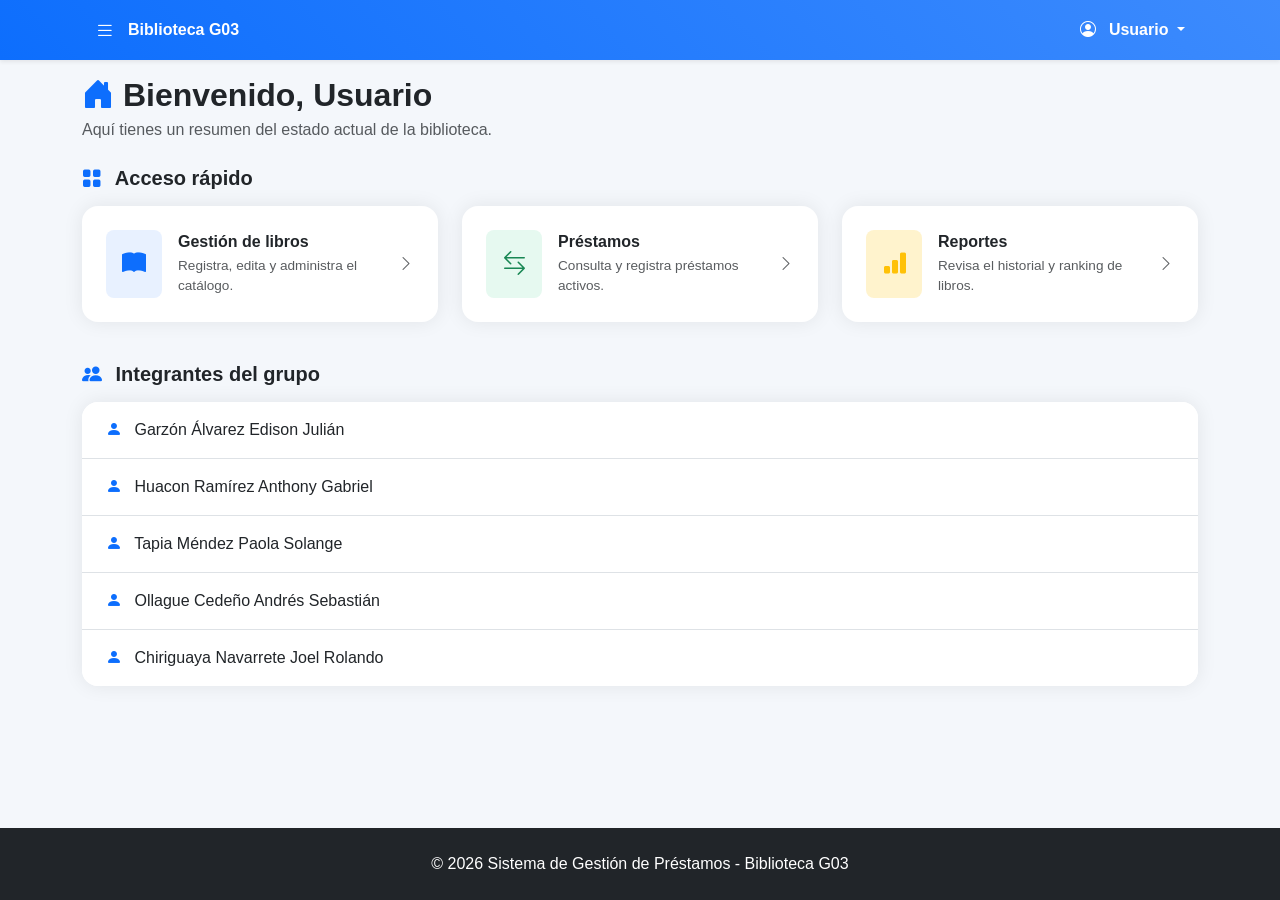
<file: public/index.html>
<!doctype html>
<html lang="es">
  <head>
    <meta charset="UTF-8" />

    <meta name="viewport" content="width=device-width, initial-scale=1.0" />

    <title>Biblioteca G03 - Inicio</title>

    <!-- Bootstrap -->
    <link
      href="https://cdn.jsdelivr.net/npm/bootstrap@5.3.3/dist/css/bootstrap.min.css"
      rel="stylesheet"
    />

    <!-- Bootstrap icons -->
    <link
      rel="stylesheet"
      href="https://cdn.jsdelivr.net/npm/bootstrap-icons@1.11.3/font/bootstrap-icons.css"
    />

    <link rel="stylesheet" href="css/estilo.css" />
  </head>

  <body class="d-flex flex-column">
    <!-- HEADER -->
    <header
      class="navbar bg-primary align-items-center px-3 shadow-sm mb-3 sticky-top"
    >
      <div class="container">
        <div class="d-flex align-items-center">
          <button
            class="btn text-white fs-5"
            data-bs-toggle="offcanvas"
            data-bs-target="#sidebarMenu"
          >
            <i class="bi bi-list"></i>
          </button>

          <h6 class="fw-bold text-white mb-0">Biblioteca G03</h6>
        </div>

        <div class="dropdown">
          <button
            class="btn dropdown-toggle align-items-center text-white"
            data-bs-toggle="dropdown"
          >
            <i class="bi bi-person-circle me-2"></i>

            <span id="username" class="fw-bold"> Usuario </span>
          </button>

          <ul class="dropdown-menu dropdown-menu-end">
            <li>
              <a class="dropdown-item" href="perfil.html"> Mi Perfil </a>
            </li>

            <li>
              <a class="dropdown-item text-danger fw-bold" href="login.html">
                <i class="bi bi-box-arrow-right me-1"></i>

                Cerrar sesión
              </a>
            </li>
          </ul>
        </div>
      </div>
    </header>

    <!-- CONTENIDO -->
    <div class="principal container mb-5">
      <!-- BIENVENIDA -->
      <div class="mb-4">
        <h2 class="fw-bold mb-1">
          <i class="bi bi-house-door-fill text-primary"></i>

          Bienvenido, <span id="nombreBienvenida">Usuario</span>
        </h2>

        <p class="text-muted mb-0">
          Aquí tienes un resumen del estado actual de la biblioteca.
        </p>
      </div>

      <!-- ACCESO RÁPIDO -->
      <div class="mb-4">
        <h5 class="fw-bold mb-3">
          <i class="bi bi-grid-fill text-primary me-2"></i>

          Acceso rápido
        </h5>

        <div class="row">
          <div class="col-md-4 mb-3">
            <a href="libros.html" class="text-decoration-none">
              <div class="card h-100 border-0 card-acceso">
                <div class="card-body d-flex align-items-center gap-3 p-4">
                  <div
                    class="rounded-3 p-3 d-flex align-items-center justify-content-center"
                    style="background-color: #e8f1ff; min-width: 56px"
                  >
                    <i class="bi bi-book-fill fs-4 text-primary"></i>
                  </div>

                  <div>
                    <h6 class="fw-bold mb-1">Gestión de libros</h6>

                    <p class="text-muted mb-0" style="font-size: 0.85rem">
                      Registra, edita y administra el catálogo.
                    </p>
                  </div>

                  <i class="bi bi-chevron-right text-muted ms-auto"></i>
                </div>
              </div>
            </a>
          </div>

          <div class="col-md-4 mb-3">
            <a href="prestamos.html" class="text-decoration-none">
              <div class="card h-100 border-0 card-acceso">
                <div class="card-body d-flex align-items-center gap-3 p-4">
                  <div
                    class="rounded-3 p-3 d-flex align-items-center justify-content-center"
                    style="background-color: #e6f9f0; min-width: 56px"
                  >
                    <i class="bi bi-arrow-left-right fs-4 text-success"></i>
                  </div>

                  <div>
                    <h6 class="fw-bold mb-1">Préstamos</h6>

                    <p class="text-muted mb-0" style="font-size: 0.85rem">
                      Consulta y registra préstamos activos.
                    </p>
                  </div>

                  <i class="bi bi-chevron-right text-muted ms-auto"></i>
                </div>
              </div>
            </a>
          </div>

          <div class="col-md-4 mb-3">
            <a href="reportes.html" class="text-decoration-none">
              <div class="card h-100 border-0 card-acceso">
                <div class="card-body d-flex align-items-center gap-3 p-4">
                  <div
                    class="rounded-3 p-3 d-flex align-items-center justify-content-center"
                    style="background-color: #fff3cd; min-width: 56px"
                  >
                    <i class="bi bi-bar-chart-fill fs-4 text-warning"></i>
                  </div>

                  <div>
                    <h6 class="fw-bold mb-1">Reportes</h6>

                    <p class="text-muted mb-0" style="font-size: 0.85rem">
                      Revisa el historial y ranking de libros.
                    </p>
                  </div>

                  <i class="bi bi-chevron-right text-muted ms-auto"></i>
                </div>
              </div>
            </a>
          </div>
        </div>
      </div>

      <!-- INTEGRANTES -->
      <div class="mb-4">
        <h5 class="fw-bold mb-3">
          <i class="bi bi-people-fill text-primary me-2"></i>

          Integrantes del grupo
        </h5>

        <div class="card border-0 card-acceso">
          <div class="card-body p-0">
            <ul class="list-group list-group-flush" style="border-radius: 16px;">
              <li class="list-group-item px-4 py-3">
                <i class="bi bi-person-fill text-primary me-2"></i>
                Garzón Álvarez Edison Julián
              </li>

              <li class="list-group-item px-4 py-3">
                <i class="bi bi-person-fill text-primary me-2"></i>
                Huacon Ramírez Anthony Gabriel
              </li>

              <li class="list-group-item px-4 py-3">
                <i class="bi bi-person-fill text-primary me-2"></i>
                Tapia Méndez Paola Solange
              </li>

              <li class="list-group-item px-4 py-3">
                <i class="bi bi-person-fill text-primary me-2"></i>
                Ollague Cedeño Andrés Sebastián
              </li>

              <li class="list-group-item px-4 py-3">
                <i class="bi bi-person-fill text-primary me-2"></i>
                Chiriguaya Navarrete Joel Rolando
              </li>
            </ul>
          </div>
        </div>
      </div>

    </div>

    <!-- FOOTER -->
    <footer class="bg-dark text-white text-center py-4 mt-auto">
      <div class="container">
        <p class="mb-0">
          &copy; 2026 Sistema de Gestión de Préstamos - Biblioteca G03
        </p>
      </div>
    </footer>

    <!-- SIDEBAR -->
    <div class="offcanvas offcanvas-start" id="sidebarMenu">
      <div class="offcanvas-header border-bottom">
        <button
          type="button"
          class="btn-close"
          data-bs-dismiss="offcanvas"
        ></button>
      </div>

      <div class="offcanvas-body p-0">
        <div class="list-group list-group-flush">
          <a href="index.html" class="list-group-item list-group-item-action py-3 active">
            <i class="bi bi-house-door me-2"></i>

            Inicio
          </a>

          <a
            href="libros.html"
            class="list-group-item list-group-item-action py-3"
          >
            <i class="bi bi-book me-2"></i>

            Libros
          </a>

          <a
            href="prestamos.html"
            class="list-group-item list-group-item-action py-3"
          >
            <i class="bi bi-arrow-left-right me-2"></i>

            Préstamos
          </a>

          <a
            href="reportes.html"
            class="list-group-item list-group-item-action py-3"
          >
            <i class="bi bi-bar-chart-fill me-2"></i>

            Reportes
          </a>
        </div>
      </div>
    </div>

    <!-- Bootstrap -->
    <script src="https://cdn.jsdelivr.net/npm/bootstrap@5.3.3/dist/js/bootstrap.bundle.min.js"></script>

    <!-- SCRIPT -->
    <script>
      const usuarioGuardado = localStorage.getItem("usuario_username");

      const nombreGuardado = localStorage.getItem("usuario_nombre");

      const campoNombre = document.getElementById("username");

      const campoBienvenida = document.getElementById("nombreBienvenida");

      campoNombre.innerText = usuarioGuardado || "Usuario";

      campoBienvenida.innerText = nombreGuardado || usuarioGuardado || "Usuario";
    </script>
  </body>
</html>
</file>
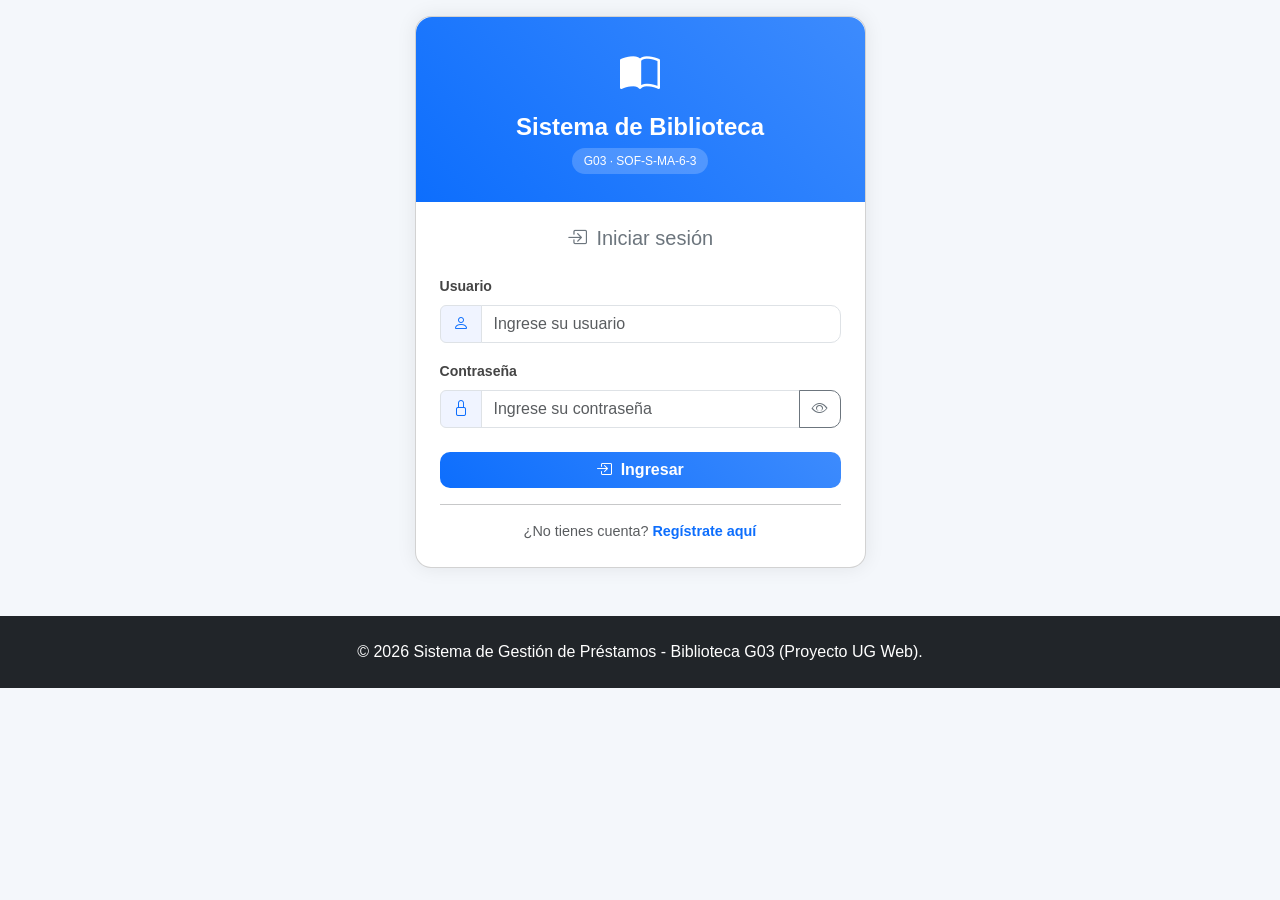
<file: public/login.html>
<!doctype html>
<html lang="es">
  <head>
    <meta charset="UTF-8" />

    <meta name="viewport" content="width=device-width, initial-scale=1.0" />

    <title>Biblioteca G03 - Iniciar sesión</title>

    <!-- Bootstrap -->
    <link
      href="https://cdn.jsdelivr.net/npm/bootstrap@5.3.3/dist/css/bootstrap.min.css"
      rel="stylesheet"
    />

    <!-- Bootstrap icons -->
    <link
      rel="stylesheet"
      href="https://cdn.jsdelivr.net/npm/bootstrap-icons@1.11.3/font/bootstrap-icons.css"
    />

    <link rel="stylesheet" href="css/estilo.css" />
  </head>

<body>
  <div class="container">
    <div class="row justify-content-center">
      <div class="col-md-5 col-sm-10 mt-3">

        <div class="card">
          <!-- ENCABEZADO -->
          <div class="card-header-custom">
            <i class="bi bi-book-half"></i>
            <h4 class="mb-0 mt-2 fw-bold">Sistema de Biblioteca</h4>
            <span class="badge-sistema">G03 · SOF-S-MA-6-3</span>
          </div>

          <!-- FORMULARIO -->
          <div class="card-body p-4">
            <h5 class="text-center text-secondary mb-4">
              <i class="bi bi-box-arrow-in-right me-1"></i> Iniciar sesión
            </h5>

            <div class="alert alert-danger alerta-error" id="alertaError">
              <i class="bi bi-exclamation-circle me-1"></i>
              Usuario o contraseña incorrectos.
            </div>

            <div class="mb-3">
              <label class="form-label fw-semibold">Usuario</label>
              <div class="input-group">
                <span class="input-group-text"><i class="bi bi-person"></i></span>
                <input type="text" class="form-control" id="usuario" placeholder="Ingrese su usuario">
              </div>
            </div>

            <div class="mb-3">
              <label class="form-label fw-semibold">Contraseña</label>
              <div class="input-group">
                <span class="input-group-text"><i class="bi bi-lock"></i></span>
                <!-- CORRECCIÓN: eliminado el id duplicado que había en este input -->
                <input type="password" class="form-control with-btn" id="contrasena"
                  placeholder="Ingrese su contraseña">
                <button class="btn btn-outline-secondary" type="button" id="btnVerPass"
                  style="border-radius: 0 10px 10px 0;">
                  <i class="bi bi-eye" id="iconoOjo"></i>
                </button>
              </div>
            </div>

            <div class="d-grid mt-4">
              <button class="btn btn-primary" onclick="iniciarSesion()">
                <i class="bi bi-box-arrow-in-right me-1"></i> Ingresar
              </button>
            </div>

            <hr class="my-3">

            <p class="text-center text-muted mb-0" style="font-size: 0.9rem;">
              ¿No tienes cuenta?
              <a href="registro.html" class="link-registro">Regístrate aquí</a>
            </p>
          </div>
        </div>
      </div>
    </div>
  </div>

  <!-- FOOTER -->
  <footer class="bg-dark text-white text-center py-4 mt-5">
    <div class="container">
      <p class="mb-0">
        &copy; 2026 Sistema de Gestión de Préstamos - Biblioteca G03
        (Proyecto UG Web).
      </p>
    </div>
  </footer>
    <!-- Bootstrap -->
    <script src="https://cdn.jsdelivr.net/npm/bootstrap@5.3.3/dist/js/bootstrap.bundle.min.js"></script>
    <script>
        // Mostrar/ocultar contraseña
        document.getElementById('btnVerPass').addEventListener('click', function () {
            const input = document.getElementById('contrasena');
            const icono = document.getElementById('iconoOjo');
            if (input.type === 'password') {
                input.type = 'text';
                icono.className = 'bi bi-eye-slash';
            } else {
                input.type = 'password';
                icono.className = 'bi bi-eye';
            }
        });

        function iniciarSesion() {
            const usuario = document.getElementById('usuario').value.trim();
            const contrasena = document.getElementById('contrasena').value.trim();
            const alerta = document.getElementById('alertaError');

            // Validar campos vacíos
            if (usuario === '' || contrasena === '') {
                alerta.style.display = 'block';
                alerta.innerHTML = '<i class="bi bi-exclamation-circle me-1"></i> Complete todos los campos.';
                return;
            }

            const usuarioGuardado = localStorage.getItem('usuario_username');
            const contrasenaGuardada = localStorage.getItem('usuario_contrasena');

            if (usuarioGuardado === null) {
                alerta.style.display = 'block';
                alerta.innerHTML = '<i class="bi bi-person-x me-1"></i> Usuario no registrado. <a href="registro.html" class="alert-link">Crear cuenta</a>';
                return;
            }

            if (usuario !== usuarioGuardado) {
                alerta.style.display = 'block';
                alerta.innerHTML = '<i class="bi bi-person-x me-1"></i> Usuario no registrado. <a href="registro.html" class="alert-link">Crear cuenta</a>';
                return;
            }

            if (contrasena !== contrasenaGuardada) {
                alerta.style.display = 'block';
                alerta.innerHTML = '<i class="bi bi-exclamation-circle me-1"></i> Contraseña incorrecta.';
                return;
            }

            // Login exitoso
            alerta.style.display = 'none';

            window.location.href = 'libros.html';
        }

        document.addEventListener('keydown', function (e) {
            if (e.key === 'Enter') iniciarSesion();
        });
    </script>
</body>

</html>
</file>
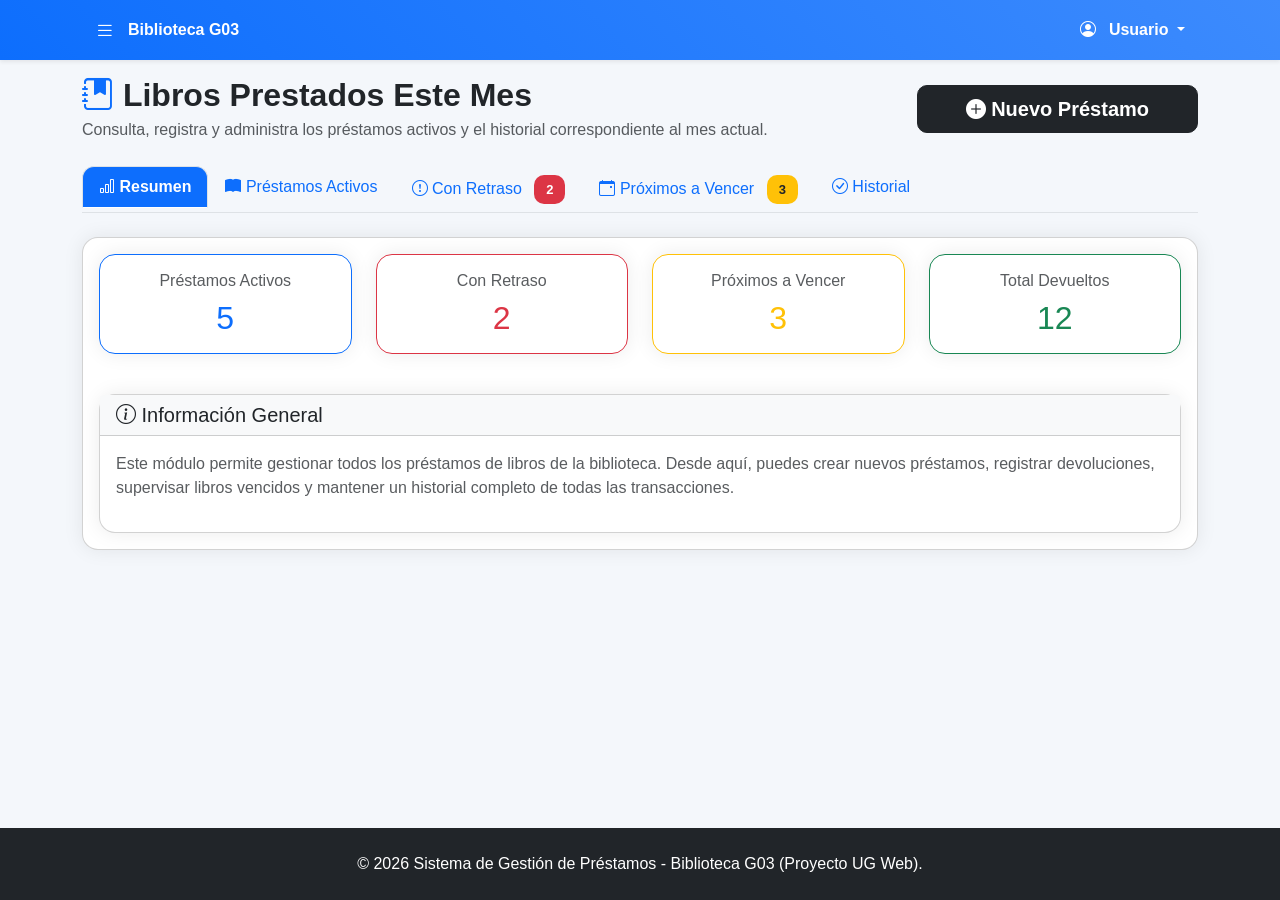
<file: public/prestamos.html>
<!doctype html>
<html lang="es">
  <head>
    <meta charset="UTF-8" />

    <meta name="viewport" content="width=device-width, initial-scale=1.0" />

    <title>Biblioteca G03 - Préstamos</title>

    <!-- Bootstrap -->
    <link
      href="https://cdn.jsdelivr.net/npm/bootstrap@5.3.3/dist/css/bootstrap.min.css"
      rel="stylesheet"
    />

    <!-- Bootstrap icons -->
    <link
      rel="stylesheet"
      href="https://cdn.jsdelivr.net/npm/bootstrap-icons@1.11.3/font/bootstrap-icons.css"
    />

    <link rel="stylesheet" href="css/estilo.css" />
  </head>

  <body class="d-flex flex-column">
    <!-- HEADER -->
    <header
      class="navbar bg-primary align-items-center px-3 shadow-sm mb-3 sticky-top"
    >
      <div class="container">
        <div class="d-flex align-items-center">
          <button
            class="btn text-white fs-5"
            data-bs-toggle="offcanvas"
            data-bs-target="#sidebarMenu"
          >
            <i class="bi bi-list"></i>
          </button>
          <h6 class="fw-bold text-white mb-0">Biblioteca G03</h6>
        </div>
        <div class="dropdown">
          <button
            class="btn dropdown-toggle align-items-center text-white"
            data-bs-toggle="dropdown"
          >
            <i class="bi bi-person-circle me-2"></i>
            <span id="username" class="fw-bold">Julian Garzón</span>
          </button>
          <ul class="dropdown-menu dropdown-menu-end">
            <li><a class="dropdown-item" href="perfil.html">Mi Perfil</a></li>
            <li>
              <a class="dropdown-item text-danger fw-bold" href="login.html">
                <i class="bi bi-box-arrow-right me-1"></i>Cerrar sesión</a
              >
            </li>
          </ul>
        </div>
      </div>
    </header>

    <!-- CONTENEDOR PRINCIPAL -->
    <div class="principal container mb-5">
      <!-- ENCABEZADO DEL MÓDULO -->
      <div
        class="d-flex flex-column flex-md-row justify-content-between align-items-md-center mb-4"
      >
        <div>
          <h2 class="fw-bold mb-1">
            <i class="bi bi-journal-bookmark-fill text-primary"></i>
            Libros Prestados Este Mes
          </h2>

          <p class="text-muted mb-0">
            Consulta, registra y administra los préstamos activos y el historial
            correspondiente al mes actual.
          </p>
        </div>

        <div class="mt-3 mt-md-0">
          <button
            class="btn btn-dark btn-lg px-5 py-2"
            data-bs-toggle="modal"
            data-bs-target="#modalNuevoPrestamo"
          >
            <i class="bi bi-plus-circle-fill"></i>
            Nuevo Préstamo
          </button>
        </div>
      </div>

      <!-- NAVEGACIÓN DE PESTAÑAS -->
      <ul class="nav nav-tabs mb-4" id="prestamosTab" role="tablist">
        <li class="nav-item" role="presentation">
          <button
            class="nav-link active"
            id="resumen-tab"
            data-bs-toggle="tab"
            data-bs-target="#resumen"
            type="button"
            role="tab"
          >
            <i class="bi bi-bar-chart"></i> Resumen
          </button>
        </li>

        <li class="nav-item" role="presentation">
          <button
            class="nav-link"
            id="activos-tab"
            data-bs-toggle="tab"
            data-bs-target="#activos"
            type="button"
            role="tab"
          >
            <i class="bi bi-book-fill"></i> Préstamos Activos
          </button>
        </li>

        <li class="nav-item" role="presentation">
          <button
            class="nav-link"
            id="retrasos-tab"
            data-bs-toggle="tab"
            data-bs-target="#retrasos"
            type="button"
            role="tab"
          >
            <i class="bi bi-exclamation-circle"></i> Con Retraso
            <span class="badge bg-danger ms-2">2</span>
          </button>
        </li>

        <li class="nav-item" role="presentation">
          <button
            class="nav-link"
            id="proximos-tab"
            data-bs-toggle="tab"
            data-bs-target="#proximos"
            type="button"
            role="tab"
          >
            <i class="bi bi-calendar-event"></i> Próximos a Vencer
            <span class="badge bg-warning text-dark ms-2">3</span>
          </button>
        </li>

        <li class="nav-item" role="presentation">
          <button
            class="nav-link"
            id="historial-tab"
            data-bs-toggle="tab"
            data-bs-target="#historial"
            type="button"
            role="tab"
          >
            <i class="bi bi-check-circle"></i> Historial
          </button>
        </li>
      </ul>

      <!-- CONTENIDO DE PESTAÑAS -->
      <div class="tab-content" id="prestamosTabContent">
        <!-- RESUMEN -->
        <div class="tab-pane fade show active" id="resumen" role="tabpanel">
          <!-- TARJETAS DE ESTADÍSTICAS -->
          <div class="card p-3">
            <div class="row mb-4">
              <div class="col-md-6 col-lg-3 mb-3">
                <div class="card text-center border-primary card-resumen">
                  <div class="card-body">
                    <h6 class="card-title text-muted mb-2">
                      Préstamos Activos
                    </h6>
                    <h2 class="card-text text-primary">5</h2>
                  </div>
                </div>
              </div>
              <div class="col-md-6 col-lg-3 mb-3">
                <div class="card text-center border-danger card-resumen">
                  <div class="card-body">
                    <h6 class="card-title text-muted mb-2">Con Retraso</h6>
                    <h2 class="card-text text-danger">2</h2>
                  </div>
                </div>
              </div>
              <div class="col-md-6 col-lg-3 mb-3">
                <div class="card text-center border-warning card-resumen">
                  <div class="card-body">
                    <h6 class="card-title text-muted mb-2">
                      Próximos a Vencer
                    </h6>
                    <h2 class="card-text text-warning">3</h2>
                  </div>
                </div>
              </div>
              <div class="col-md-6 col-lg-3 mb-3">
                <div class="card text-center border-success card-resumen">
                  <div class="card-body">
                    <h6 class="card-title text-muted mb-2">Total Devueltos</h6>
                    <h2 class="card-text text-success">12</h2>
                  </div>
                </div>
              </div>
            </div>

            <!-- INFORMACIÓN GENERAL -->
            <div class="card">
              <div
                class="card-header bg-light d-flex justify-content-between align-items-center"
              >
                <h5 class="mb-0">
                  <i class="bi bi-info-circle"></i> Información General
                </h5>
              </div>
              <div class="card-body">
                <p class="text-muted">
                  Este módulo permite gestionar todos los préstamos de libros de
                  la biblioteca. Desde aquí, puedes crear nuevos préstamos,
                  registrar devoluciones, supervisar libros vencidos y mantener
                  un historial completo de todas las transacciones.
                </p>
              </div>
            </div>
          </div>
        </div>

        <!-- PRÉSTAMOS ACTIVOS -->
        <div class="tab-pane fade" id="activos" role="tabpanel">
          <div class="card">
            <div
              class="card-header bg-light d-flex justify-content-between align-items-center"
            >
              <h5 class="mb-0">
                <i class="bi bi-book-fill"></i> Préstamos Vigentes
              </h5>

              <!-- BUSCADOR -->
              <div class="input-group w-auto" role="search">
                <input
                  class="form-control"
                  type="search"
                  placeholder="Buscar libro"
                  aria-label="Buscar"
                  style="max-width: 300px"
                />
                <button
                  class="btn btn-primary fw-semibold"
                  id="btnBuscarActivos"
                >
                  <i class="bi bi-search"></i>
                </button>
              </div>
            </div>
            <div class="card-body">
              <div class="table-responsive">
                <table class="table table-hover">
                  <thead class="table-light">
                    <tr>
                      <th>Libro</th>
                      <th>Usuario</th>
                      <th>Fecha Préstamo</th>
                      <th>Fecha Vencimiento</th>
                      <th>Días Restantes</th>
                      <th>Estado</th>
                      <th>Acciones</th>
                    </tr>
                  </thead>
                  <tbody>
                    <tr>
                      <td>Don Quijote</td>
                      <td>Juan García</td>
                      <td>15/05/2024</td>
                      <td>29/05/2024</td>
                      <td><strong>14 días</strong></td>
                      <td>
                        <span class="badge bg-success">✓ Vigente</span>
                      </td>
                      <td>
                        <button
                          class="btn btn-sm btn-success"
                          data-bs-toggle="modal"
                          data-bs-target="#modalDevolucion"
                        >
                          <i class="bi bi-arrow-return-left"></i>
                          Devolver
                        </button>
                        <button
                          class="btn btn-sm btn-warning"
                          data-bs-toggle="modal"
                          data-bs-target="#modalEditarPrestamo"
                        >
                          <i class="bi bi-pencil"></i>
                          Editar
                        </button>
                      </td>
                    </tr>
                    <tr class="table-warning">
                      <td>Cien Años de Soledad</td>
                      <td>María López</td>
                      <td>01/05/2024</td>
                      <td>25/05/2024</td>
                      <td><strong>1 día</strong></td>
                      <td>
                        <span class="badge bg-warning text-dark"
                          >Por vencer</span
                        >
                      </td>
                      <td>
                        <button
                          class="btn btn-sm btn-success"
                          data-bs-toggle="modal"
                          data-bs-target="#modalDevolucion"
                        >
                          <i class="bi bi-arrow-return-left"></i>
                          Devolver
                        </button>
                        <button
                          class="btn btn-sm btn-warning"
                          data-bs-toggle="modal"
                          data-bs-target="#modalEditarPrestamo"
                        >
                          <i class="bi bi-pencil"></i>
                          Editar
                        </button>
                      </td>
                    </tr>
                    <tr>
                      <td>El Principito</td>
                      <td>Carlos Rodríguez</td>
                      <td>13/05/2024</td>
                      <td>03/06/2024</td>
                      <td><strong>19 días</strong></td>
                      <td>
                        <span class="badge bg-success">✓ Vigente</span>
                      </td>
                      <td>
                        <button
                          class="btn btn-sm btn-success"
                          data-bs-toggle="modal"
                          data-bs-target="#modalDevolucion"
                        >
                          <i class="bi bi-arrow-return-left"></i>
                          Devolver
                        </button>
                        <button
                          class="btn btn-sm btn-warning"
                          data-bs-toggle="modal"
                          data-bs-target="#modalEditarPrestamo"
                        >
                          <i class="bi bi-pencil"></i>
                          Editar
                        </button>
                      </td>
                    </tr>
                    <tr>
                      <td>La Metamorfosis</td>
                      <td>Ana Martínez</td>
                      <td>10/05/2024</td>
                      <td>31/05/2024</td>
                      <td><strong>6 días</strong></td>
                      <td>
                        <span class="badge bg-success">✓ Vigente</span>
                      </td>
                      <td>
                        <button
                          class="btn btn-sm btn-success"
                          data-bs-toggle="modal"
                          data-bs-target="#modalDevolucion"
                        >
                          <i class="bi bi-arrow-return-left"></i>
                          Devolver
                        </button>
                        <button
                          class="btn btn-sm btn-warning"
                          data-bs-toggle="modal"
                          data-bs-target="#modalEditarPrestamo"
                        >
                          <i class="bi bi-pencil"></i>
                          Editar
                        </button>
                      </td>
                    </tr>
                    <tr>
                      <td>1984</td>
                      <td>Pedro Díaz</td>
                      <td>14/05/2024</td>
                      <td>28/05/2024</td>
                      <td><strong>12 días</strong></td>
                      <td>
                        <span class="badge bg-success">✓ Vigente</span>
                      </td>
                      <td>
                        <button
                          class="btn btn-sm btn-success"
                          data-bs-toggle="modal"
                          data-bs-target="#modalDevolucion"
                        >
                          <i class="bi bi-arrow-return-left"></i>
                          Devolver
                        </button>
                        <button
                          class="btn btn-sm btn-warning"
                          data-bs-toggle="modal"
                          data-bs-target="#modalEditarPrestamo"
                        >
                          <i class="bi bi-pencil"></i>
                          Editar
                        </button>
                      </td>
                    </tr>
                  </tbody>
                </table>
              </div>
            </div>
          </div>
        </div>

        <!-- CON RETRASO -->
        <div class="tab-pane fade" id="retrasos" role="tabpanel">
          <div class="card">
            <div
              class="card-header bg-danger text-white d-flex justify-content-between align-items-center"
            >
              <h5 class="mb-0">
                <i class="bi bi-exclamation-triangle"></i>
                Préstamos con Retraso
              </h5>
              <!-- BUSCADOR -->
              <div class="input-group w-auto" role="search">
                <input
                  class="form-control"
                  type="search"
                  placeholder="Buscar libro"
                  aria-label="Buscar"
                  style="max-width: 300px"
                />
                <button
                  class="btn btn-primary fw-semibold"
                  id="btnBuscarRetrasos"
                >
                  <i class="bi bi-search"></i>
                </button>
              </div>
            </div>
            <div class="card-body">
              <div class="alert alert-danger" role="alert">
                <i class="bi bi-exclamation-circle"></i>
                <strong> Atención:</strong> Hay préstamos que superan la fecha
                de vencimiento. Se recomienda contactar a los usuarios para
                registrar las devoluciones.
              </div>

              <div class="table-responsive">
                <table class="table table-hover">
                  <thead class="table-light">
                    <tr>
                      <th>Libro</th>
                      <th>Usuario</th>
                      <th>Cédula</th>
                      <th>Correo</th>
                      <th>Celular</th>
                      <th>Fecha Vencimiento</th>
                      <th>Días de Retraso</th>
                      <th>Acciones</th>
                    </tr>
                  </thead>
                  <tbody>
                    <tr class="table-danger">
                      <td>Rayuela</td>
                      <td>Sofia Sánchez</td>
                      <td>0987654321</td>
                      <td>sofia@email.com</td>
                      <td>0987654321</td>
                      <td>10/05/2024</td>
                      <td>
                        <strong class="text-danger">6 días</strong>
                      </td>
                      <td class="text-nowrap">
                        <button
                          class="btn btn-sm btn-success"
                          data-bs-toggle="modal"
                          data-bs-target="#modalDevolucion"
                        >
                          <i class="bi bi-arrow-return-left"></i>
                          Devolver
                        </button>
                        <button class="btn btn-sm btn-danger">
                          <i class="bi bi-telephone"></i>
                          Contactar
                        </button>
                      </td>
                    </tr>
                    <tr class="table-danger">
                      <td>El Quijote</td>
                      <td>Roberto López</td>
                      <td>1234567890</td>
                      <td>roberto@email.com</td>
                      <td>0991234567</td>
                      <td>08/05/2024</td>
                      <td>
                        <strong class="text-danger">8 días</strong>
                      </td>
                      <td>
                        <button
                          class="btn btn-sm btn-success"
                          data-bs-toggle="modal"
                          data-bs-target="#modalDevolucion"
                        >
                          <i class="bi bi-arrow-return-left"></i>
                          Devolver
                        </button>
                        <button class="btn btn-sm btn-danger">
                          <i class="bi bi-telephone"></i>
                          Contactar
                        </button>
                      </td>
                    </tr>
                  </tbody>
                </table>
              </div>
            </div>
          </div>
        </div>

        <!-- PRÓXIMOS A VENCER -->
        <div class="tab-pane fade" id="proximos" role="tabpanel">
          <div class="card">
            <div
              class="card-header bg-warning text-dark d-flex justify-content-between align-items-center"
            >
              <h5 class="mb-0">
                <i class="bi bi-calendar-event"></i> Próximos a Vencer (3 días o
                menos)
              </h5>
              <!-- BUSCADOR -->
              <div class="input-group w-auto" role="search">
                <input
                  class="form-control"
                  type="search"
                  placeholder="Buscar libro"
                  aria-label="Buscar"
                  style="max-width: 300px"
                />
                <button
                  class="btn btn-primary fw-semibold"
                  id="btnBuscarProximos"
                >
                  <i class="bi bi-search"></i>
                </button>
              </div>
            </div>
            <div class="card-body">
              <div class="table-responsive">
                <table class="table table-hover">
                  <thead class="table-light">
                    <tr>
                      <th>Libro</th>
                      <th>Usuario</th>
                      <th>Cédula</th>
                      <th>Correo</th>
                      <th>Celular</th>
                      <th>Fecha Vencimiento</th>
                      <th>Días Restantes</th>
                      <th>Acciones</th>
                    </tr>
                  </thead>
                  <tbody>
                    <tr class="table-warning">
                      <td>Cien Años de Soledad</td>
                      <td>María López</td>
                      <td>1234567890</td>
                      <td>maria@email.com</td>
                      <td>0998765432</td>
                      <td>25/05/2024</td>
                      <td><strong>1 día</strong></td>
                      <td class="text-nowrap">
                        <button
                          class="btn btn-sm btn-success"
                          data-bs-toggle="modal"
                          data-bs-target="#modalDevolucion"
                        >
                          <i class="bi bi-arrow-return-left"></i>
                          Devolver
                        </button>
                        <button class="btn btn-sm btn-warning">
                          <i class="bi bi-bell"></i>
                          Recordar
                        </button>
                      </td>
                    </tr>
                    <tr class="table-warning">
                      <td>La Casa de los Espíritus</td>
                      <td>Laura Fernández</td>
                      <td>9876543210</td>
                      <td>laura@email.com</td>
                      <td>0992345678</td>
                      <td>26/05/2024</td>
                      <td><strong>2 días</strong></td>
                      <td>
                        <button
                          class="btn btn-sm btn-success"
                          data-bs-toggle="modal"
                          data-bs-target="#modalDevolucion"
                        >
                          <i class="bi bi-arrow-return-left"></i>
                          Devolver
                        </button>
                        <button class="btn btn-sm btn-warning">
                          <i class="bi bi-bell"></i>
                          Recordar
                        </button>
                      </td>
                    </tr>
                    <tr class="table-warning">
                      <td>Crónica de una muerte anunciada</td>
                      <td>Miguel Santos</td>
                      <td>5555555555</td>
                      <td>miguel@email.com</td>
                      <td>0993456789</td>
                      <td>27/05/2024</td>
                      <td><strong>3 días</strong></td>
                      <td>
                        <button
                          class="btn btn-sm btn-success"
                          data-bs-toggle="modal"
                          data-bs-target="#modalDevolucion"
                        >
                          <i class="bi bi-arrow-return-left"></i>
                          Devolver
                        </button>
                        <button class="btn btn-sm btn-warning">
                          <i class="bi bi-bell"></i>
                          Recordar
                        </button>
                      </td>
                    </tr>
                  </tbody>
                </table>
              </div>
            </div>
          </div>
        </div>

        <!-- HISTORIAL -->
        <div class="tab-pane fade" id="historial" role="tabpanel">
          <div class="card">
            <div
              class="card-header bg-light d-flex flex-column flex-md-row justify-content-between align-items-md-center"
            >
              <h5 class="mb-3 mb-md-0">
                <i class="bi bi-check-circle"></i> Historial de Devoluciones
              </h5>

              <!-- BUSCADOR -->
              <div class="input-group w-auto" role="search">
                <input
                  class="form-control"
                  type="search"
                  placeholder="Buscar libro"
                  aria-label="Buscar"
                  style="max-width: 300px"
                />
                <button
                  class="btn btn-primary fw-semibold"
                  id="btnBuscarHistorial"
                >
                  <i class="bi bi-search"></i>
                </button>
              </div>
            </div>

            <div class="card-body">
              <div class="table-responsive">
                <table class="table table-hover">
                  <thead class="table-light">
                    <tr>
                      <th>Libro</th>
                      <th>Usuario</th>
                      <th>Fecha Préstamo</th>
                      <th>Fecha Vencimiento</th>
                      <th>Fecha Devolución</th>
                      <th>Estado</th>
                    </tr>
                  </thead>

                  <tbody>
                    <tr>
                      <td>Rayuela</td>
                      <td>Sofia Sánchez</td>
                      <td>01/05/2024</td>
                      <td>15/05/2024</td>
                      <td>14/05/2024</td>
                      <td>
                        <span class="badge bg-success">✓ A tiempo</span>
                      </td>
                    </tr>

                    <tr>
                      <td>El Quijote</td>
                      <td>Roberto López</td>
                      <td>05/05/2024</td>
                      <td>19/05/2024</td>
                      <td>22/05/2024</td>
                      <td>
                        <span class="badge bg-danger">⚠️ Atrasado</span>
                      </td>
                    </tr>

                    <tr>
                      <td>Cien Años de Soledad</td>
                      <td>Patricia Díaz</td>
                      <td>10/04/2024</td>
                      <td>24/04/2024</td>
                      <td>23/04/2024</td>
                      <td>
                        <span class="badge bg-success">✓ A tiempo</span>
                      </td>
                    </tr>

                    <tr>
                      <td>Crónica de una muerte anunciada</td>
                      <td>Eduardo Martín</td>
                      <td>20/04/2024</td>
                      <td>03/05/2024</td>
                      <td>05/05/2024</td>
                      <td>
                        <span class="badge bg-danger">⚠️ Atrasado</span>
                      </td>
                    </tr>

                    <tr>
                      <td>La Casa de los Espíritus</td>
                      <td>Valeria García</td>
                      <td>25/03/2024</td>
                      <td>08/04/2024</td>
                      <td>08/04/2024</td>
                      <td>
                        <span class="badge bg-success">✓ A tiempo</span>
                      </td>
                    </tr>
                  </tbody>
                </table>
              </div>
            </div>
          </div>
        </div>
      </div>
    </div>

    <!-- NUEVO PRÉSTAMO -->
    <div class="modal fade" id="modalNuevoPrestamo" tabindex="-1">
      <div class="modal-dialog">
        <div class="modal-content">
          <div class="modal-header bg-primary text-white">
            <h5 class="modal-title">
              <i class="bi bi-plus-circle"></i> Nuevo Préstamo
            </h5>
            <button
              type="button"
              class="btn-close btn-close-white"
              data-bs-dismiss="modal"
            ></button>
          </div>
          <div class="modal-body">
            <form id="formNuevoPrestamo">
              <div class="mb-3">
                <label for="inputLibro" class="form-label"
                  >Nombre del Libro *</label
                >
                <input
                  type="text"
                  class="form-control"
                  id="inputLibro"
                  placeholder="Ej: Don Quijote"
                  required
                />
              </div>

              <div class="mb-3">
                <label for="inputCedula" class="form-label"
                  >Cedula de identidad*</label
                >
                <input
                  type="text"
                  class="form-control"
                  id="inputCedula"
                  placeholder="0955892526"
                  required
                />
              </div>

              <div class="row">
                <div class="col-md-6">
                  <div class="mb-3">
                    <label for="inputUsuario" class="form-label"
                      >Cliente *</label
                    >
                    <input
                      type="text"
                      class="form-control"
                      id="inputUsuario"
                      placeholder="Nombre del Cliente"
                      required
                    />
                  </div>
                </div>
                <div class="col-md-6">
                  <div class="mb-3">
                    <label for="inputEmail" class="form-label">Correo</label>
                    <input
                      type="email"
                      class="form-control"
                      id="inputEmail"
                      placeholder="correo@ejemplo.com"
                    />
                  </div>
                </div>
              </div>

              <div class="row">
                <div class="col-md-6">
                  <div class="mb-3">
                    <label for="inputCelular" class="form-label">Celular</label>
                    <input
                      type="text"
                      class="form-control"
                      id="inputCelular"
                      placeholder="0987654321"
                    />
                  </div>
                </div>
                <div class="col-md-6">
                  <div class="mb-3">
                    <label for="inputFechaPrestamo" class="form-label"
                      >Fecha de Préstamo *</label
                    >
                    <input
                      type="date"
                      class="form-control"
                      id="inputFechaPrestamo"
                      required
                    />
                  </div>
                </div>
              </div>

              <div class="row">
                <div class="col-md-6">
                  <div class="mb-3">
                    <label for="inputDias" class="form-label"
                      >Días de Préstamo *</label
                    >
                    <input
                      type="number"
                      class="form-control"
                      id="inputDias"
                      value="14"
                      min="1"
                      required
                    />
                  </div>
                </div>
                <div class="col-md-6">
                  <div class="mb-3">
                    <label for="inputFechaVencimiento" class="form-label"
                      >Fecha de Vencimiento (Automático)</label
                    >
                    <input
                      type="date"
                      class="form-control"
                      id="inputFechaVencimiento"
                      disabled
                    />
                  </div>
                </div>
              </div>
            </form>
          </div>
          <div class="modal-footer">
            <button
              type="button"
              class="btn btn-danger"
              data-bs-dismiss="modal"
            >
              <i class="bi bi-x-circle"></i> Cancelar
            </button>
            <button
              type="submit"
              class="btn btn-success"
              form="formNuevoPrestamo"
            >
              <i class="bi bi-check-circle"></i> Guardar Préstamo
            </button>
          </div>
        </div>
      </div>
    </div>

    <!-- REGISTRAR DEVOLUCIÓN -->
    <div class="modal fade" id="modalDevolucion" tabindex="-1">
      <div class="modal-dialog">
        <div class="modal-content">
          <div class="modal-header bg-success text-white">
            <h5 class="modal-title">
              <i class="bi bi-arrow-return-left"></i> Registrar Devolución
            </h5>
            <button
              type="button"
              class="btn-close btn-close-white"
              data-bs-dismiss="modal"
            ></button>
          </div>
          <div class="modal-body">
            <div class="alert alert-info" role="alert">
              <i class="bi bi-info-circle"></i>
              <strong> Información:</strong> Registre la fecha en que el Cliente
              devuelve el libro.
            </div>

            <form id="formDevolucion">
              <div class="bg-light p-3 rounded mb-3">
                <p class="mb-2"><strong>Libro:</strong> Don Quijote</p>
                <p class="mb-2"><strong>Usuario:</strong> Juan García</p>
                <p class="mb-2"><strong>Fecha Préstamo:</strong> 15/05/2024</p>
                <p class="mb-0">
                  <strong>Fecha Vencimiento:</strong>
                  29/05/2024
                </p>
              </div>

              <div class="mb-3">
                <label for="inputFechaDevolucion" class="form-label"
                  >Fecha de Devolución *</label
                >
                <input
                  type="date"
                  class="form-control"
                  id="inputFechaDevolucion"
                  required
                />
              </div>
            </form>
          </div>
          <div class="modal-footer">
            <button
              type="button"
              class="btn btn-danger"
              data-bs-dismiss="modal"
            >
              <i class="bi bi-x-circle"></i> Cancelar
            </button>
            <button type="submit" class="btn btn-success" form="formDevolucion">
              <i class="bi bi-check-circle"></i> Confirmar Devolución
            </button>
          </div>
        </div>
      </div>
    </div>

    <!-- EDITAR PRÉSTAMO -->
    <div class="modal fade" id="modalEditarPrestamo" tabindex="-1">
      <div class="modal-dialog">
        <div class="modal-content">
          <div class="modal-header bg-warning text-dark">
            <h5 class="modal-title">
              <i class="bi bi-pencil"></i> Editar Préstamo
            </h5>
            <button
              type="button"
              class="btn-close"
              data-bs-dismiss="modal"
            ></button>
          </div>
          <div class="modal-body">
            <div class="alert alert-info" role="alert">
              <i class="bi bi-info-circle"></i>
              <strong> Información:</strong> Modifique los datos del préstamo
              según sea necesario.
            </div>

            <form id="formEditarPrestamo">
              <div class="mb-3">
                <label for="editLibro" class="form-label"
                  >Nombre del Libro *</label
                >
                <input
                  type="text"
                  class="form-control"
                  id="editLibro"
                  placeholder="NOMBRE LIBRO ESCOGIDO"
                  required
                />
              </div>

              <div class="mb-3">
                <label for="editCedula" class="form-label">Cedula *</label>
                <input
                  type="text"
                  class="form-control"
                  id="editCedula"
                  placeholder="CEDULA DE CLIENTE"
                  required
                />
              </div>

              <div class="row">
                <div class="col-md-6">
                  <div class="mb-3">
                    <label for="editEmail" class="form-label">Correo</label>
                    <input
                      type="email"
                      class="form-control"
                      id="editEmail"
                      placeholder="correo@ejemplo.com"
                    />
                  </div>
                </div>
                <div class="col-md-6">
                  <div class="mb-3">
                    <label for="editCelular" class="form-label">Celular</label>
                    <input
                      type="text"
                      class="form-control"
                      id="editCelular"
                      placeholder="0987654321"
                    />
                  </div>
                </div>
              </div>

              <div class="row">
                <div class="col-md-6">
                  <div class="mb-3">
                    <label for="editFechaPrestamo" class="form-label"
                      >Fecha de Préstamo *</label
                    >
                    <input
                      type="date"
                      class="form-control"
                      id="editFechaPrestamo"
                      required
                    />
                  </div>
                </div>
                <div class="col-md-6">
                  <div class="mb-3">
                    <label for="editDias" class="form-label"
                      >Días de Préstamo *</label
                    >
                    <input
                      type="number"
                      class="form-control"
                      id="editDias"
                      value="14"
                      min="1"
                      required
                    />
                  </div>
                </div>
              </div>

              <div class="mb-3">
                <label for="editFechaVencimiento" class="form-label"
                  >Fecha de Vencimiento (Automático)</label
                >
                <input
                  type="date"
                  class="form-control"
                  id="editFechaVencimiento"
                  disabled
                />
              </div>
            </form>
          </div>
          <div class="modal-footer">
            <button
              type="button"
              class="btn btn-danger"
              data-bs-dismiss="modal"
            >
              <i class="bi bi-x-circle"></i> Cancelar
            </button>
            <button
              type="submit"
              class="btn btn-warning"
              form="formEditarPrestamo"
            >
              <i class="bi bi-check-circle"></i> Guardar Cambios
            </button>
          </div>
        </div>
      </div>
    </div>

    <!-- FOOTER -->
    <footer class="mt-auto bg-dark text-white text-center py-4 mt-5">
      <div class="container">
        <p class="mb-0">
          &copy; 2026 Sistema de Gestión de Préstamos - Biblioteca G03 (Proyecto
          UG Web).
        </p>
      </div>
    </footer>

    <!-- SIDEBAR -->
    <div class="offcanvas offcanvas-start" id="sidebarMenu">
      <div class="offcanvas-header border-bottom">
        <button
          type="button"
          class="btn-close"
          data-bs-dismiss="offcanvas"
        ></button>
      </div>

      <div class="offcanvas-body p-0">
        <div class="list-group list-group-flush">
          <a
            href="index.html"
            class="list-group-item list-group-item-action py-3"
          >
            <i class="bi bi-house-door me-2"></i> Inicio
          </a>
          <a
            href="libros.html"
            class="list-group-item list-group-item-action py-3"
          >
            <i class="bi bi-book me-2"></i> Libros
          </a>
          <a
            href="prestamos.html"
            class="list-group-item list-group-item-action py-3 active"
          >
            <i class="bi bi-arrow-left-right me-2"></i> Préstamos
          </a>
          <a
            href="reportes.html"
            class="list-group-item list-group-item-action py-3"
          >
            <i class="bi bi-bar-chart-fill me-2"></i> Reportes
          </a>
        </div>
      </div>
    </div>

    <!-- Bootstrap -->
    <script src="https://cdn.jsdelivr.net/npm/bootstrap@5.3.3/dist/js/bootstrap.bundle.min.js"></script>

    <script>
      const usuarioGuardado = localStorage.getItem("usuario_username");
      const campoNombre = document.getElementById("username");

      campoNombre.innerText = usuarioGuardado || "Usuario";
    </script>
  </body>
</html>
</file>
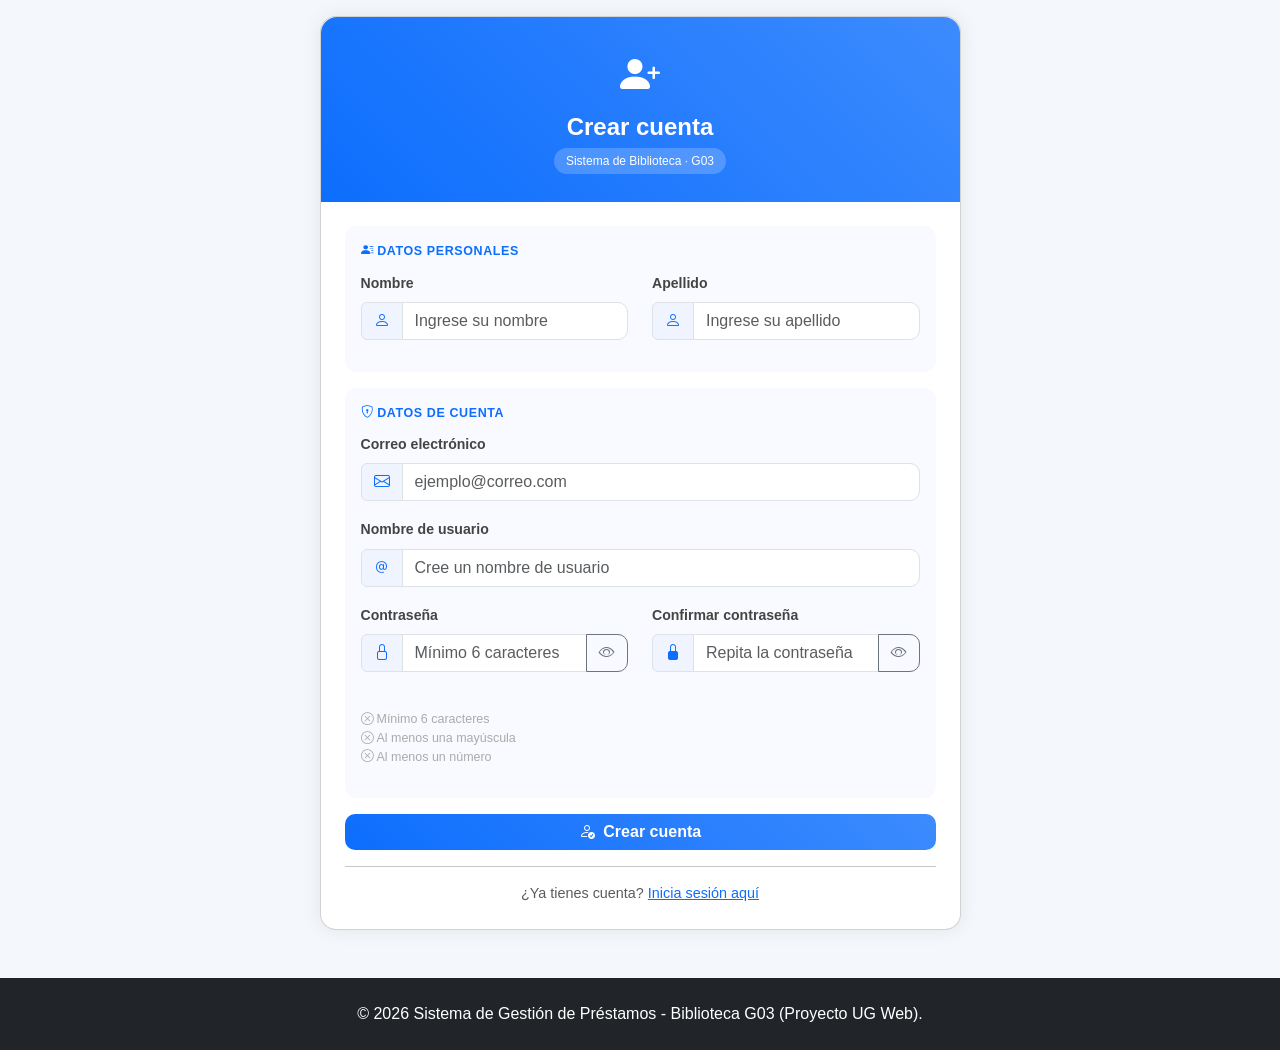
<file: public/registro.html>
<!doctype html>
<html lang="es">
  <head>
    <meta charset="UTF-8" />

    <meta name="viewport" content="width=device-width, initial-scale=1.0" />

    <title>Biblioteca G03 - Registrarse</title>

    <!-- Bootstrap -->
    <link
      href="https://cdn.jsdelivr.net/npm/bootstrap@5.3.3/dist/css/bootstrap.min.css"
      rel="stylesheet"
    />

    <!-- Bootstrap icons -->
    <link
      rel="stylesheet"
      href="https://cdn.jsdelivr.net/npm/bootstrap-icons@1.11.3/font/bootstrap-icons.css"
    />

    <link rel="stylesheet" href="css/estilo.css" />
  </head>

  <body>
  <div class="container">
      <div class="row justify-content-center">
    <div class="col-md-7 col-sm-11 mt-3">
          <div class="card">
      <!-- ENCABEZADO -->
      <div class="card-header-custom">
              <i class="bi bi-person-plus-fill"></i>
              <h4 class="mb-0 mt-2 fw-bold">Crear cuenta</h4>
              <span class="badge-sistema">Sistema de Biblioteca · G03</span>
      </div>

      <!-- FORMULARIO -->
      <div class="card-body p-4">
              <div id="alertaRegistro" class="alert d-none" role="alert"></div>

              <!-- DATOS PERSONALES -->
              <div class="seccion-form">
        <p class="paso-titulo">
                  <i class="bi bi-person-lines-fill me-1"></i>Datos personales
        </p>
        <div class="row">
                  <div class="col-md-6 mb-3">
          <label class="form-label">Nombre</label>
          <div class="input-group">
                      <span class="input-group-text"
            ><i class="bi bi-person"></i
                      ></span>
                      <input
            type="text"
            class="form-control"
            id="nombre"
            placeholder="Ingrese su nombre"
                      />
          </div>
                  </div>
                  <div class="col-md-6 mb-3">
          <label class="form-label">Apellido</label>
          <div class="input-group">
                      <span class="input-group-text"
            ><i class="bi bi-person"></i
                      ></span>
                      <input
            type="text"
            class="form-control"
            id="apellido"
            placeholder="Ingrese su apellido"
                      />
          </div>
                  </div>
        </div>
              </div>

              <!-- DATOS DE CUENTA -->
              <div class="seccion-form">
        <p class="paso-titulo">
                  <i class="bi bi-shield-lock me-1"></i>Datos de cuenta
        </p>
        <div class="mb-3">
                  <label class="form-label">Correo electrónico</label>
                  <div class="input-group">
          <span class="input-group-text"
                      ><i class="bi bi-envelope"></i
          ></span>
          <input
                      type="email"
                      class="form-control"
                      id="correo"
                      placeholder="ejemplo@correo.com"
          />
                  </div>
        </div>
        <div class="mb-3">
                  <label class="form-label">Nombre de usuario</label>
                  <div class="input-group">
          <span class="input-group-text"
                      ><i class="bi bi-at"></i
          ></span>
          <input
                      type="text"
                      class="form-control"
                      id="username"
                      placeholder="Cree un nombre de usuario"
          />
                  </div>
        </div>
        <div class="row">
                  <div class="col-md-6 mb-3">
          <label class="form-label">Contraseña</label>
          <div class="input-group">
                      <span class="input-group-text"
            ><i class="bi bi-lock"></i
                      ></span>
                      <input
            type="password"
            class="form-control with-btn"
            id="contrasena"
            placeholder="Mínimo 6 caracteres"
                      />
                      <button
            class="btn btn-outline-secondary"
            type="button"
            id="btnVer1"
            style="border-radius: 0 10px 10px 0"
                      >
            <i class="bi bi-eye" id="ojo1"></i>
                      </button>
          </div>
          <!-- CORRECCIÓN: barra de fuerza + reglas en tiempo real -->
          <div class="password-strength-bar" id="strengthBar"></div>
          <div class="strength-hint" id="strengthHint"></div>
          <ul class="pwd-rules" id="pwdRules">
                      <li id="rule-len">
            <i class="bi bi-x-circle"></i>Mínimo 6 caracteres
                      </li>
                      <li id="rule-upper">
            <i class="bi bi-x-circle"></i>Al menos una mayúscula
                      </li>
                      <li id="rule-num">
            <i class="bi bi-x-circle"></i>Al menos un número
                      </li>
          </ul>
                  </div>
                  <div class="col-md-6 mb-3">
          <label class="form-label">Confirmar contraseña</label>
          <div class="input-group">
                      <span class="input-group-text"
            ><i class="bi bi-lock-fill"></i
                      ></span>
                      <input
            type="password"
            class="form-control with-btn"
            id="confirmar"
            placeholder="Repita la contraseña"
                      />
                      <button
            class="btn btn-outline-secondary"
            type="button"
            id="btnVer2"
            style="border-radius: 0 10px 10px 0"
                      >
            <i class="bi bi-eye" id="ojo2"></i>
                      </button>
          </div>
          <!-- Indicador de coincidencia en tiempo real -->
          <div class="strength-hint" id="matchHint"></div>
                  </div>
        </div>
              </div>

              <div class="d-grid mt-2">
        <button class="btn btn-primary" onclick="registrar()">
                  <i class="bi bi-person-check me-1"></i> Crear cuenta
        </button>
              </div>

              <hr class="my-3" />
              <p class="text-center text-muted mb-0" style="font-size: 0.9rem">
        ¿Ya tienes cuenta?
        <a href="login.html" class="link-login">Inicia sesión aquí</a>
              </p>
      </div>
          </div>
    </div>
      </div>
  </div>

  <!-- FOOTER -->
  <footer class="bg-dark text-white text-center py-4 mt-5">
      <div class="container">
    <p class="mb-0">
          &copy; 2026 Sistema de Gestión de Préstamos - Biblioteca G03 (Proyecto
          UG Web).
    </p>
      </div>
  </footer>


    <!-- Bootstrap -->
    <script src="https://cdn.jsdelivr.net/npm/bootstrap@5.3.3/dist/js/bootstrap.bundle.min.js"></script>
    <script>
      // ── Toggle visibilidad contraseñas ──
      function togglePass(btnId, inputId, iconId) {
        document.getElementById(btnId).addEventListener("click", function () {
          const input = document.getElementById(inputId);
          const icono = document.getElementById(iconId);
          if (input.type === "password") {
            input.type = "text";
            icono.className = "bi bi-eye-slash";
          } else {
            input.type = "password";
            icono.className = "bi bi-eye";
          }
        });
      }
      togglePass("btnVer1", "contrasena", "ojo1");
      togglePass("btnVer2", "confirmar", "ojo2");

      // ── CORRECCIÓN: feedback en tiempo real de la contraseña ──
      document
        .getElementById("contrasena")
        .addEventListener("input", function () {
          const val = this.value;
          evaluarContrasena(val);
        });

      // También verificar coincidencia mientras escribe en confirmar
      document
        .getElementById("confirmar")
        .addEventListener("input", function () {
          const pass = document.getElementById("contrasena").value;
          const confirm = this.value;
          const hint = document.getElementById("matchHint");

          if (confirm === "") {
            hint.textContent = "";
            hint.className = "strength-hint";
            return;
          }
          if (pass === confirm) {
            hint.textContent = "✔ Las contraseñas coinciden";
            hint.className = "strength-hint text-success";
          } else {
            hint.textContent = "✖ Las contraseñas no coinciden";
            hint.className = "strength-hint text-danger";
          }
        });

      function evaluarContrasena(val) {
        const bar = document.getElementById("strengthBar");
        const hint = document.getElementById("strengthHint");

        const ruleLen = document.getElementById("rule-len");
        const ruleUpper = document.getElementById("rule-upper");
        const ruleNum = document.getElementById("rule-num");

        const hasLen = val.length >= 6;
        const hasUpper = /[A-Z]/.test(val);
        const hasNum = /[0-9]/.test(val);

        // Actualizar íconos de reglas
        setRule(ruleLen, hasLen);
        setRule(ruleUpper, hasUpper);
        setRule(ruleNum, hasNum);

        // Calcular puntaje de fuerza
        const score = [hasLen, hasUpper, hasNum].filter(Boolean).length;

        if (val === "") {
          bar.style.width = "0%";
          bar.style.backgroundColor = "transparent";
          hint.textContent = "";
          return;
        }

        const niveles = [
          { width: "33%", color: "#dc3545", label: "Débil" },
          { width: "66%", color: "#ffc107", label: "Regular" },
          { width: "100%", color: "#198754", label: "Fuerte" },
        ];

        const nivel = niveles[score - 1] || niveles[0];
        bar.style.width = nivel.width;
        bar.style.backgroundColor = nivel.color;
        hint.textContent = `Contraseña: ${nivel.label}`;
        hint.style.color = nivel.color;
      }

      function setRule(el, ok) {
        if (ok) {
          el.classList.add("ok");
          el.querySelector("i").className = "bi bi-check-circle";
        } else {
          el.classList.remove("ok");
          el.querySelector("i").className = "bi bi-x-circle";
        }
      }

      function mostrarAlerta(mensaje, tipo) {
        const alerta = document.getElementById("alertaRegistro");
        alerta.className = `alert alert-${tipo}`;
        alerta.innerHTML = `<i class="bi bi-${tipo === "danger" ? "exclamation-circle" : "check-circle"} me-1"></i> ${mensaje}`;
        alerta.classList.remove("d-none");
      }

      // ── Registrar usuario ──
      function registrar() {
        const nombre = document.getElementById("nombre").value.trim();
        const apellido = document.getElementById("apellido").value.trim();
        const correo = document.getElementById("correo").value.trim();
        const username = document.getElementById("username").value.trim();
        const contrasena = document.getElementById("contrasena").value.trim();
        const confirmar = document.getElementById("confirmar").value.trim();

        if (
          !nombre ||
          !apellido ||
          !correo ||
          !username ||
          !contrasena ||
          !confirmar
        ) {
          mostrarAlerta("Complete todos los campos.", "danger");
          return;
        }

        if (contrasena.length < 6) {
          mostrarAlerta(
            "La contraseña debe tener al menos 6 caracteres.",
            "danger",
          );
          return;
        }

        if (contrasena !== confirmar) {
          mostrarAlerta("Las contraseñas no coinciden.", "danger");
          return;
        }

        const emailRegex = /^[^\s@]+@[^\s@]+\.[^\s@]+$/;
        if (!emailRegex.test(correo)) {
          mostrarAlerta("Ingrese un correo electrónico válido.", "danger");
          return;
        }

        // Guardar en localStorage
        localStorage.setItem("usuario_nombre", nombre);
        localStorage.setItem("usuario_apellido", apellido);
        localStorage.setItem("usuario_correo", correo);
        localStorage.setItem("usuario_username", username);
        localStorage.setItem("usuario_contrasena", contrasena);

        mostrarAlerta(
          "¡Cuenta creada exitosamente! Redirigiendo...",
          "success",
        );

        setTimeout(() => {
          window.location.href = "login.html";
        }, 1800);
      }
    </script>
  </body>
</html>
</file>
<file: public/css/estilo.css>
/* ── Base ── */
* {
  font-family: Arial, Helvetica, sans-serif;
  transition: all 0.3s ease;
}

body {
  background: #f4f7fb;
  min-height: 100vh;
}

/* ── Header ── */
header {
  color: white;
  background: linear-gradient(45deg, #0d6efd, #3d8bfd);
}

/* ── Navegación por pestañas ── */
.nav-tabs .nav-link.active {
  font-weight: 600;
  border-radius: 12px 12px 0 0;
  background-color: #0d6efd;
  color: white;
}

/* ── Tarjetas ── */
.card {
  border-radius: 16px;
  box-shadow: 0 0 20px rgba(0, 0, 0, 0.08);
  animation: aparecer 0.4s ease;
}

.card-header-custom {
  background: linear-gradient(45deg, #0d6efd, #3d8bfd);
  border-radius: 16px 16px 0 0;
  padding: 28px;
  text-align: center;
  color: white;
}

.card-header-custom .bi {
  font-size: 2.5rem;
}

/* ── Tablas ── */
.table {
  border-radius: 15px;
  overflow: hidden;
  background: white;
}

.table tbody tr {
  transition: 0.2s;
  animation: aparecer 0.3s ease;
}

.table tbody tr:hover {
  transform: scale(1.01);
  background-color: #f8f9fa;
}

/* ── Inputs y selects ── */
.form-control,
.form-select {
  border-radius: 10px;
}

.form-control:disabled {
  background-color: #f8f9fa;
  color: #6c757d;
}

.form-control:focus,
.form-select:focus {
  border-color: #0d6efd;
  box-shadow: 0 0 10px rgba(13, 110, 253, 0.2);
  transform: scale(1.01);
}

.input-group-text {
  background-color: #f0f4ff;
  border-color: #dee2e6;
  color: #0d6efd;
}

/* ── Etiquetas de formulario ── */
.form-label {
  font-weight: 600;
  font-size: 0.88rem;
  color: #444;
}

/* ── Botones ── */
.btn {
  border-radius: 10px;
  font-weight: 600;
}

.btn-primary {
  background: linear-gradient(45deg, #0d6efd, #3d8bfd);
  border: none;
}

.btn-dark {
  transition: 0.2s;
}

.btn-primary:hover {
  transform: translateY(-2px);
  transition: 0.2s;
}

.btn-warning:hover {
  box-shadow: 0 8px 15px rgba(255, 193, 7, 0.35);
}

.btn-danger:hover {
  box-shadow: 0 8px 15px rgba(220, 53, 69, 0.35);
}

.btn-dark:hover {
  background: #000;
  transform: translateY(-2px);
  box-shadow: 0 8px 20px rgba(0, 0, 0, 0.2);
}

/* ── Badges ── */
.badge {
  padding: 8px 12px;
  border-radius: 10px;
  font-size: 13px;
}

.badge-rol {
  background-color: #e8f1ff;
  color: #0d6efd;
  border-radius: 20px;
  font-size: 0.78rem;
  padding: 4px 14px;
  font-weight: 600;
}

.badge-sistema {
  background-color: rgba(255, 255, 255, 0.2);
  font-size: 0.75rem;
  border-radius: 20px;
  padding: 4px 12px;
  display: inline-block;
  margin-top: 6px;
}

/* ── Secciones de formulario ── */
.seccion-form {
  background-color: #f8faff;
  border-radius: 12px;
  padding: 16px;
  margin-bottom: 16px;
}

.paso-titulo {
  font-size: 0.78rem;
  color: #0d6efd;
  font-weight: 700;
  text-transform: uppercase;
  letter-spacing: 0.05em;
  margin-bottom: 10px;
}

/* ── Avatar ── */
.avatar-wrapper {
  position: relative;
  width: 110px;
  height: 110px;
  margin: 0 auto 16px;
}

.avatar-img {
  width: 110px;
  height: 110px;
  border-radius: 50%;
  object-fit: cover;
  border: 4px solid #0d6efd;
  box-shadow: 0 4px 12px rgba(13, 110, 253, 0.2);
}

.avatar-placeholder {
  width: 110px;
  height: 110px;
  border-radius: 50%;
  background: linear-gradient(45deg, #0d6efd, #3d8bfd);
  display: flex;
  align-items: center;
  justify-content: center;
  border: 4px solid white;
  box-shadow: 0 4px 12px rgba(13, 110, 253, 0.25);
}

.avatar-placeholder .bi {
  font-size: 3rem;
  color: white;
}

.btn-foto {
  position: absolute;
  bottom: 4px;
  right: 4px;
  background: linear-gradient(45deg, #0d6efd, #3d8bfd);
  border: 2px solid white;
  border-radius: 50%;
  width: 30px;
  height: 30px;
  display: flex;
  align-items: center;
  justify-content: center;
  cursor: pointer;
  color: white;
  font-size: 0.8rem;
  padding: 0;
}

.btn-foto:hover {
  transform: scale(1.1);
}

/* ── Portada de libro ── */
.portada-libro {
  width: 80px;
  height: 110px;
  object-fit: cover;
  border-radius: 10px;
  box-shadow: 0 2px 8px rgba(0, 0, 0, 0.2);
}

/* ── Links ── */
.link-registro {
  color: #0d6efd;
  text-decoration: none;
  font-weight: 600;
}

.link-registro:hover {
  text-decoration: underline;
}

/* ── Alertas ── */
.alerta-error {
  display: none;
  border-radius: 10px;
}

/* ── Dropdown ── */
.dropdown-menu {
  display: block;
  visibility: hidden;
  opacity: 0;
  transform: translateY(10px);
  transition: all 0.3s ease-in-out;
  pointer-events: none;
}

.dropdown-menu.show {
  visibility: visible;
  opacity: 1;
  transform: translateY(0);
  pointer-events: auto;
}

li {
  cursor: pointer;
}

/* ── Contenedor principal con animación ── */
.principal {
  animation: aparecer 0.4s ease;
}

/* ── Barra de fuerza de contraseña ── */
.password-strength-bar {
  height: 5px;
  border-radius: 4px;
  margin-top: 6px;
  transition:
    width 0.3s ease,
    background-color 0.3s ease;
  width: 0%;
}

.strength-hint {
  font-size: 0.78rem;
  margin-top: 4px;
  min-height: 1.1rem;
}

/* ── Reglas individuales de contraseña ── */
.pwd-rules {
  list-style: none;
  padding: 0;
  margin: 6px 0 0 0;
  font-size: 0.78rem;
}

.pwd-rules li {
  color: #aaa;
  transition: color 0.2s;
}

.pwd-rules li.ok {
  color: #198754;
}

.pwd-rules li i {
  margin-right: 4px;
}

/* ── Animación de entrada ── */
@keyframes aparecer {
  from {
    opacity: 0;
    transform: translateY(15px);
  }

  to {
    opacity: 1;
    transform: translateY(0);
  }
}

/* ── Responsive (comentado — pendiente de implementación) ── */
/*@media (max-width: 768px) {
  .nav-tabs .nav-link {
    padding: 10px;
    font-size: 14px;
  }

  .tab-content {
    padding: 15px;
  }

  .table {
    font-size: 14px;
  }
}*/

/* ── Hover en tarjetas de acceso rápido ── */
.card-acceso:hover,
.card-resumen:hover {
  transform: translateY(-4px);
  box-shadow: 0 8px 28px rgba(0, 0, 0, 0.13);
}
</file>
